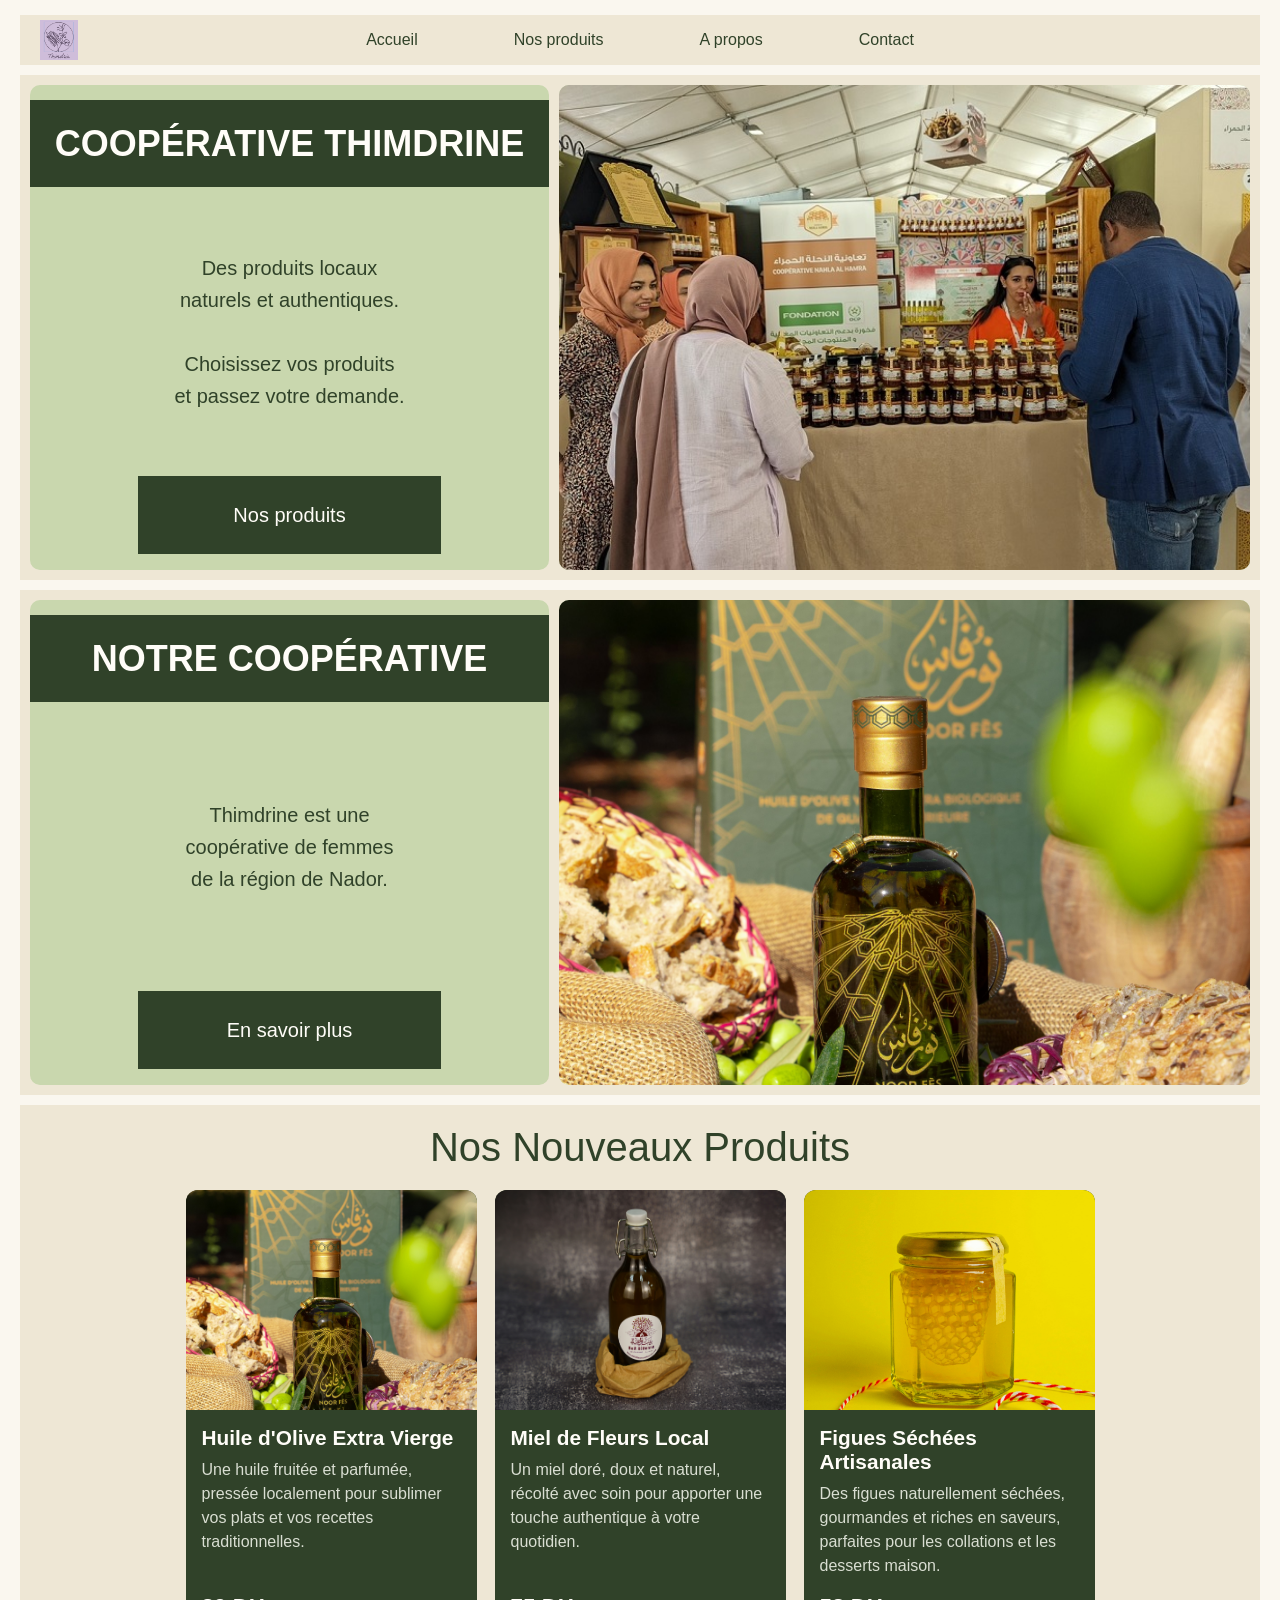
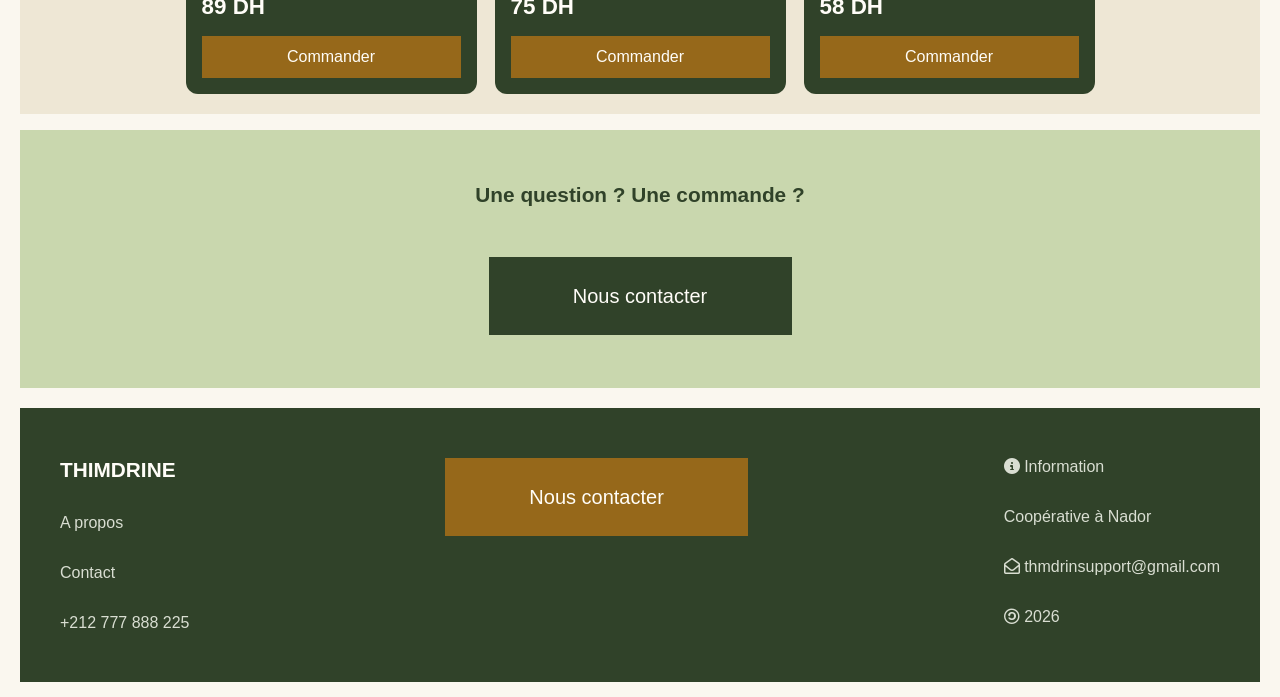
<file: index.html>
<!DOCTYPE html>
<html lang="fr">

<head>
    <meta charset="UTF-8">
    <meta name="viewport" content="width=device-width, initial-scale=1.0">
    <meta name="description" content="Coopérative Thimdrine : produits locaux, naturels et authentiques de la région de Nador.">
    <title>Accueil - Coopérative Thimdrine</title>
    <link rel="stylesheet" href="css/style.css">
    <link rel="stylesheet" href="https://cdnjs.cloudflare.com/ajax/libs/font-awesome/6.7.2/css/all.min.css">
</head>

<body>

    <header>
       
        <nav>
            <ul class="nav-list">
                 <li class="nav-logo">
                    <a href="index.html"><img src="assets/images/lg.png" alt="Thimdrine - Accueil" width="160" height="40"></a>
                </li>
                <li><a href="index.html">Accueil</a></li>
                <li><a href="produits.html">Nos produits</a></li>
                <li><a href="apropos.html">A propos</a></li>
                <li><a href="contact.html">Contact</a></li>
            </ul>
        </nav>
    </header>

    <main>

        <section class="split">
            <div class="panel">
                <h1 class="panel-title">COOPÉRATIVE THIMDRINE</h1>
                <p class="panel-text">
                    Des produits locaux<br>
                    naturels et authentiques.<br><br>
                    Choisissez vos produits<br>
                    et passez votre demande.
                </p>
                <a class="btn" href="produits.html">Nos produits</a>
            </div>
            <div class="split-image">
                <img src="assets/images/cooperative-stand.png" alt="Produits de la coopérative Thimdrine" width="727" height="485">
            </div>
        </section>

        <section class="split">
            <div class="panel">
                <h2 class="panel-title">NOTRE COOPÉRATIVE</h2>
                <p class="panel-text">
                    Thimdrine est une<br>
                    coopérative de femmes<br>
                    de la région de Nador.
                </p>
                <a class="btn" href="apropos.html">En savoir plus</a>
            </div>
            <div class="split-image">
                <img src="assets/images/produits-huile.png" alt="Les femmes de la coopérative Thimdrine" width="727" height="485" loading="lazy">
            </div>
        </section>

        <section class="products">
            <h2 class="section-title">Nos Nouveaux Produits</h2>
            <div class="cards">
                <article class="card">
                    <img class="card-img" src="assets/images/produits-huile.png" alt="Huile d'olive extra vierge" width="291" height="220" loading="lazy">
                    <h3 class="card-title">Huile d'Olive Extra Vierge</h3>
                    <p class="card-text">
                        Une huile fruitée et parfumée, pressée localement pour sublimer
                        vos plats et vos recettes traditionnelles.
                    </p>
                    <p class="card-price">89 DH</p>
                     <a class="card-btn" href="contact.html">Commander</a>

                </article>

                <article class="card">
                    <img class="card-img" src="assets/images/ashish-sam-GRdZAZwV8QU-unsplash.jpg" alt="Miel de fleurs de la région" width="291" height="220" loading="lazy">
                    <h3 class="card-title">Miel de Fleurs Local</h3>
                    <p class="card-text">
                        Un miel doré, doux et naturel, récolté avec soin pour apporter
                        une touche authentique à votre quotidien.
                    </p>
                    <p class="card-price">75 DH</p>
                    <a class="card-btn" href="contact.html">Commander</a>

                </article>

                <article class="card">
                    <img class="card-img" src="assets/images/cristina-pop-tgQr056Qx6g-unsplash.jpg" alt="Figues séchées artisanales" width="291" height="220" loading="lazy">
                    <h3 class="card-title">Figues Séchées Artisanales</h3>
                    <p class="card-text">
                        Des figues naturellement séchées, gourmandes et riches en saveurs,
                        parfaites pour les collations et les desserts maison.
                    </p>
                    <p class="card-price">58 DH</p>
                    <a class="card-btn" href="contact.html">Commander</a>

                </article>
            </div>
        </section>

        <section class="cta">
            <h2 class="cta-title">Une question ? Une commande ?</h2>
            <a class="btn" href="contact.html">Nous contacter</a>
        </section>

    </main>

    <footer class="footer">

        <div class="footer-col">
            <div class="footer-logo">THIMDRINE</div>
            <a href="apropos.html">A propos</a>
            <a href="contact.html">Contact</a>
            <span>+212 777 888 225</span>
        </div>

        <div class="footer-col">
            <a class="btn btn-footer" href="contact.html">Nous contacter</a>
        </div>

        <div class="footer-col">
            <div><i class="fa-solid fa-circle-info"></i> Information</div>
            <div>Coopérative à Nador</div>
            <div><i class="fa-regular fa-envelope-open"></i> thmdrinsupport@gmail.com</div>
            <div><i class="fa-brands fa-creative-commons-sa"></i> 2026</div>
        </div>

    </footer>

</body>

</html>
</file>
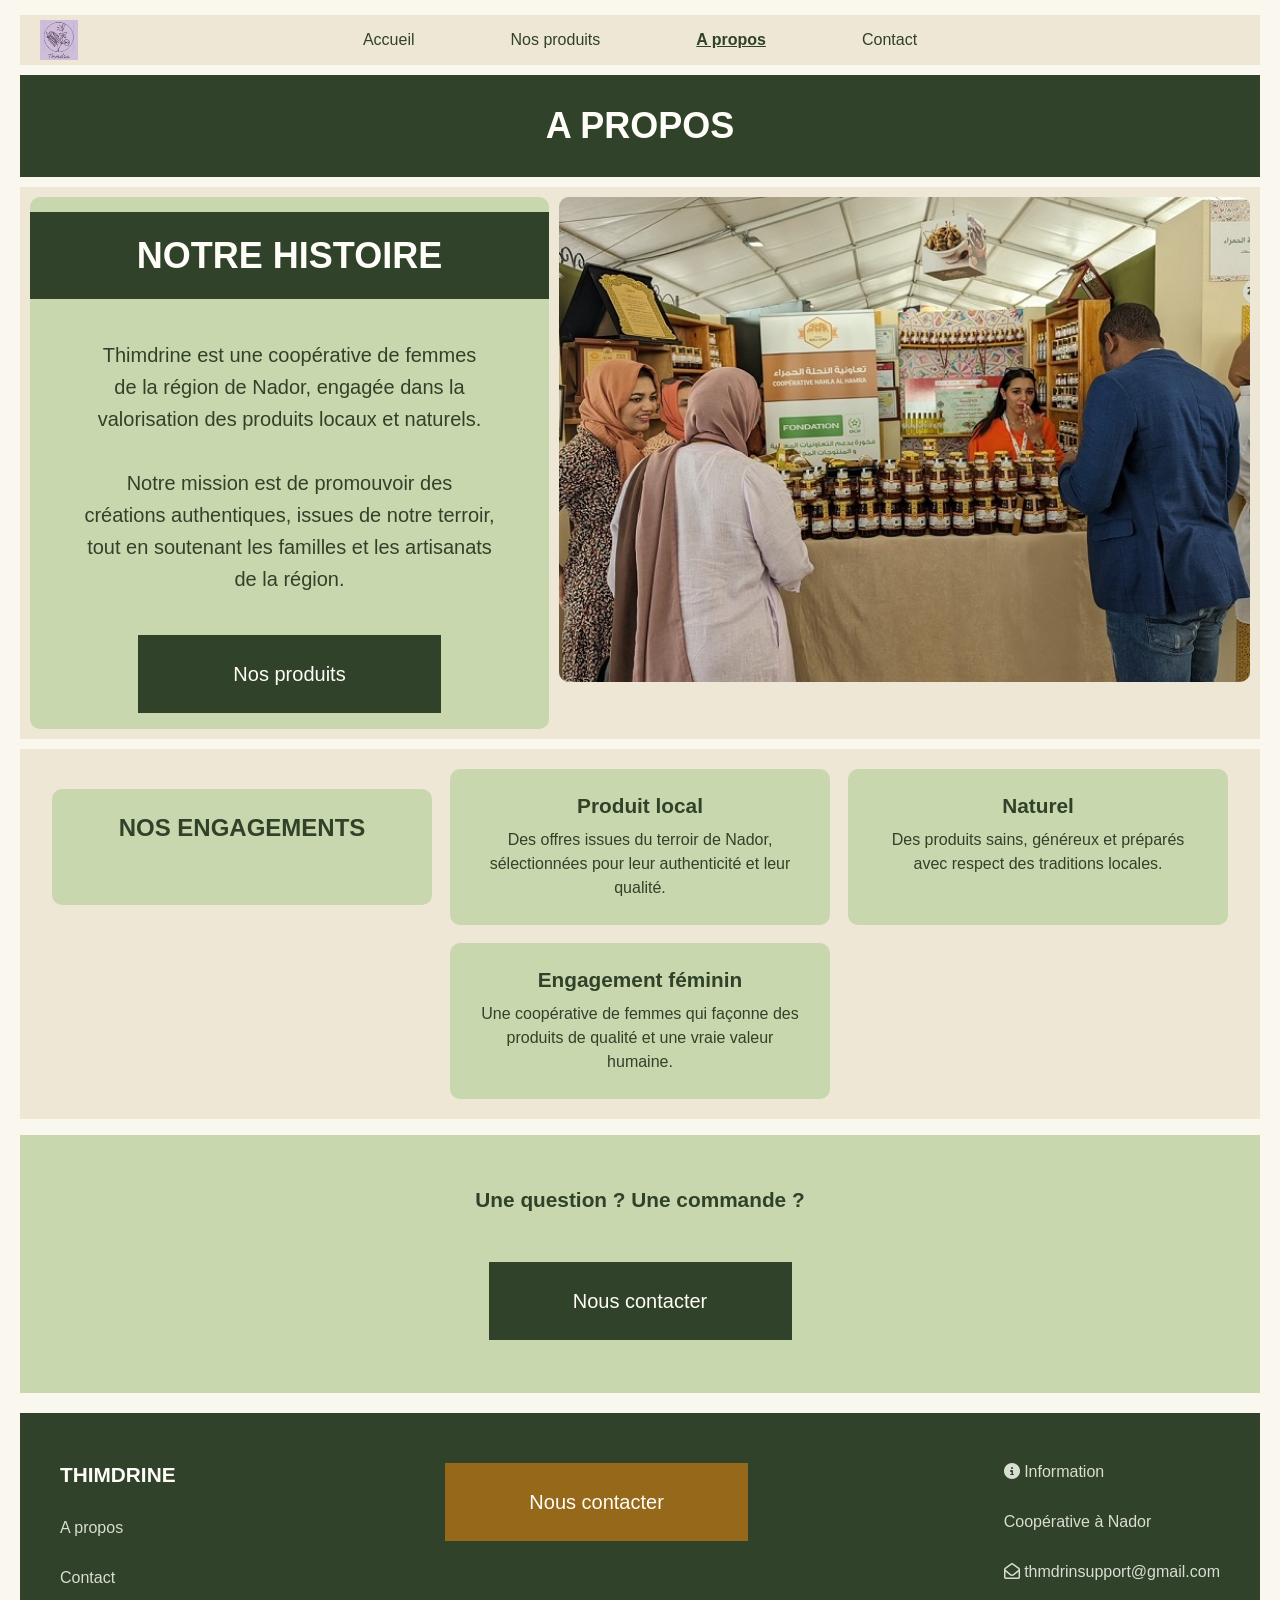
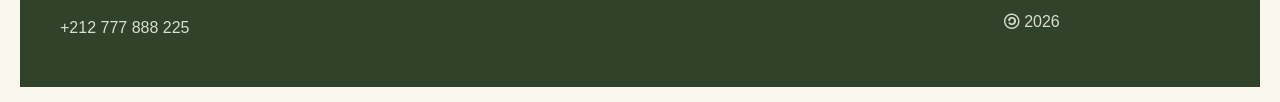
<file: apropos.html>
<!DOCTYPE html>
<html lang="fr">

<head>
    <meta charset="UTF-8">
    <meta name="viewport" content="width=device-width, initial-scale=1.0">
    <meta name="description" content="Thimdrine est une coopérative de femmes de la région de Nador.">
    <title>A propos - Coopérative Thimdrine</title>
    <link rel="stylesheet" href="css/style.css">
    <link rel="stylesheet" href="https://cdnjs.cloudflare.com/ajax/libs/font-awesome/6.7.2/css/all.min.css">
</head>

<body>

    <header>
        <nav>
            <ul class="nav-list">
                <li class="nav-logo">
                    <a href="index.html"><img src="assets/images/lg.png" alt="Thimdrine - Accueil" width="160" height="40"></a>
                </li>
                
                <li><a href="index.html">Accueil</a></li>
                <li><a href="produits.html">Nos produits</a></li>
                <li><a href="apropos.html" class="active" aria-current="page">A propos</a></li>
                <li><a href="contact.html">Contact</a></li>
            </ul>
        </nav>
    </header>

    <main>

        <h1 class="page-title">A PROPOS</h1>
    

        <section class="split">
            <div class="panel">
                <h2 class="panel-title">NOTRE HISTOIRE</h2>
                <p class="panel-text">
                    Thimdrine est une coopérative de femmes<br>
                    de la région de Nador, engagée dans la<br>
                    valorisation des produits locaux et naturels.<br><br>
                    Notre mission est de promouvoir des<br>
                    créations authentiques, issues de notre terroir,<br>
                    tout en soutenant les familles et les artisanats<br>
                    de la région.
                </p>
                <a class="btn" href="produits.html">Nos produits</a>
            </div>
            <div class="split-image">
                <img src="assets/images/cooperative-stand.png" alt="Les femmes de la coopérative Thimdrine" width="727" height="485" loading="lazy">
            </div>
        </section>

        <section class="info-list">
            <h2 class="info-box">NOS ENGAGEMENTS</h2>
            <article class="info-box">
                <h3>Produit local</h3>
                <p>Des offres issues du terroir de Nador, sélectionnées pour leur authenticité et leur qualité.</p>
            </article>
            <article class="info-box">
                <h3>Naturel</h3>
                <p>Des produits sains, généreux et préparés avec respect des traditions locales.</p>
            </article>
            <article class="info-box">
                <h3>Engagement féminin</h3>
                <p>Une coopérative de femmes qui façonne des produits de qualité et une vraie valeur humaine.</p>
            </article>
        </section>

        <section class="cta">
            <h2 class="cta-title">Une question ? Une commande ?</h2>
            <a class="btn" href="contact.html">Nous contacter</a>
        </section>

    </main>

    <footer class="footer">

        <div class="footer-col">
            <div class="footer-logo">THIMDRINE</div>
            <a href="apropos.html">A propos</a>
            <a href="contact.html">Contact</a>
            <span>+212 777 888 225</span>
        </div>

        <div class="footer-col">
            <a class="btn btn-footer" href="contact.html">Nous contacter</a>
        </div>

        <div class="footer-col">
            <div><i class="fa-solid fa-circle-info"></i> Information</div>
            <div>Coopérative à Nador</div>
            <div><i class="fa-regular fa-envelope-open"></i> thmdrinsupport@gmail.com</div>
            <div><i class="fa-brands fa-creative-commons-sa"></i> 2026</div>
        </div>

    </footer>

</body>

</html>
</file>
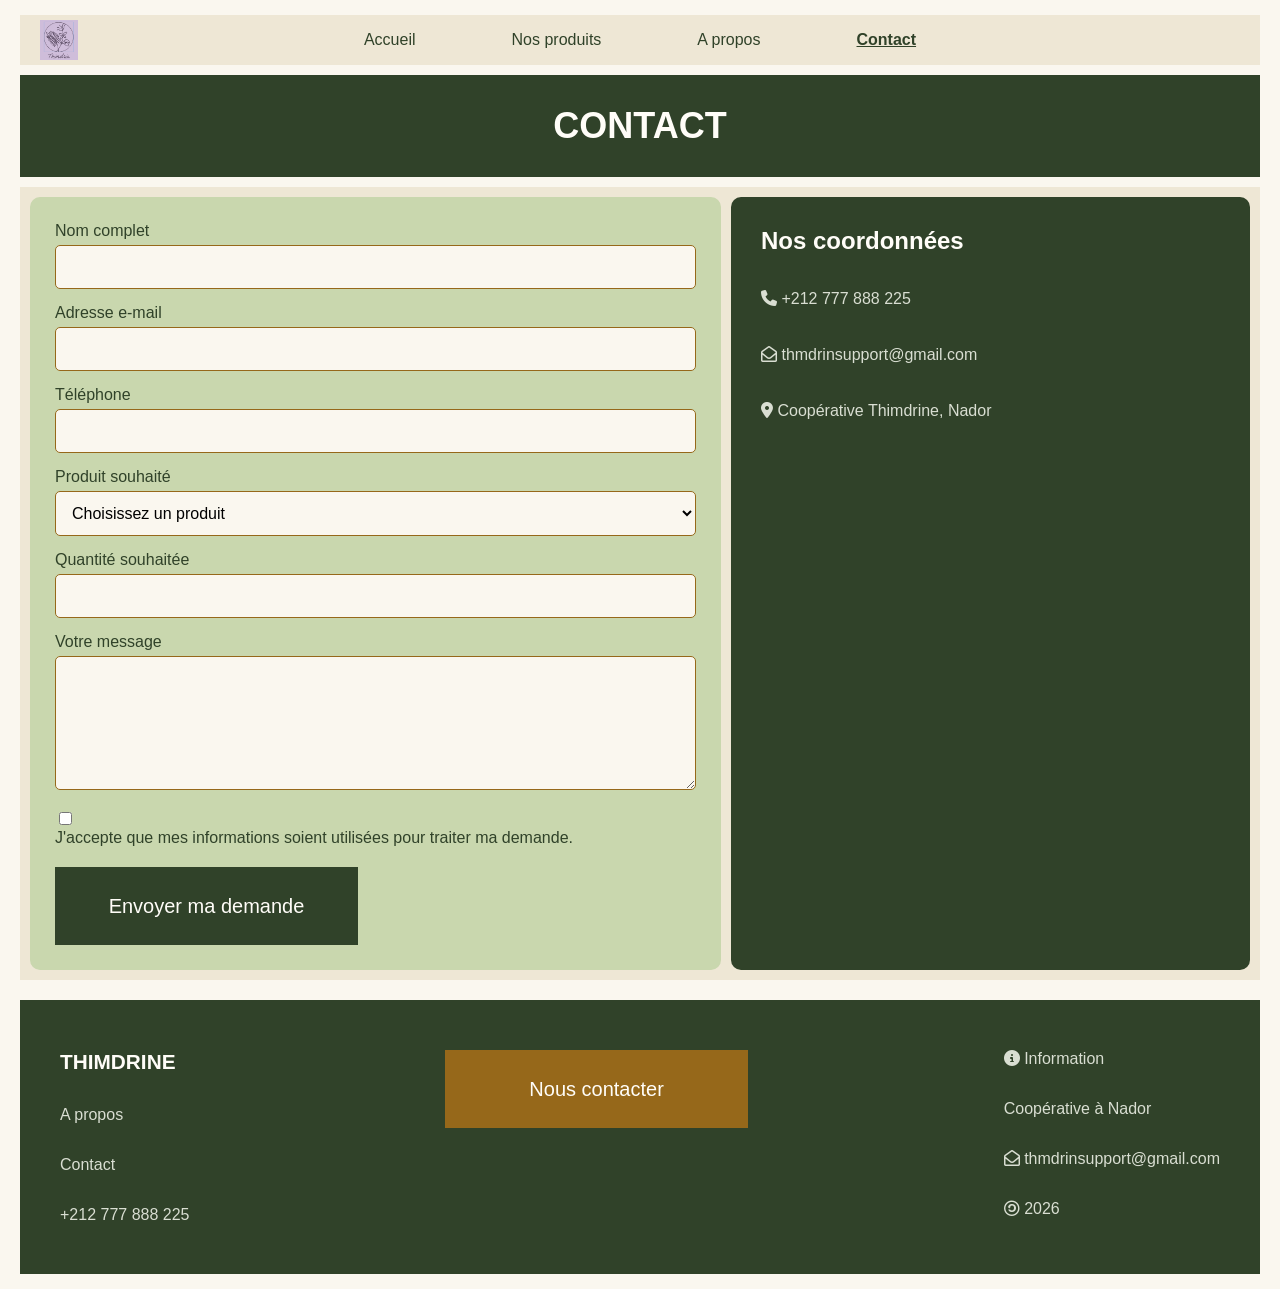
<file: contact.html>
<!DOCTYPE html>
<html lang="fr">

<head>
    <meta charset="UTF-8">
    <meta name="viewport" content="width=device-width, initial-scale=1.0">
    <meta name="description" content="Contactez la coopérative Thimdrine pour une question ou une commande.">
    <title>Contact - Coopérative Thimdrine</title>
    <link rel="stylesheet" href="css/style.css">
    <link rel="stylesheet" href="https://cdnjs.cloudflare.com/ajax/libs/font-awesome/6.7.2/css/all.min.css">
</head>

<body>

    <header>
        
        <nav>
            <ul class="nav-list">
                <li class="nav-logo">
                    <a href="index.html"><img src="assets/images/lg.png" alt="Thimdrine - Accueil" width="160" height="40"></a>
                </li>
                
                <li><a href="index.html">Accueil</a></li>
                <li><a href="produits.html">Nos produits</a></li>
                <li><a href="apropos.html">A propos</a></li>
                <li><a href="contact.html" class="active" aria-current="page">Contact</a></li>
            </ul>
        </nav>
    </header>

    <main>

        <h1 class="page-title">CONTACT</h1>

        <section class="contact">

          
<form class="contact-form" action="mailto:thmdrinsupport@gmail.com" method="post" enctype="text/plain">

    <div>
        <label for="nom">Nom complet</label>
        <input
            type="text"
            id="nom"
            name="nom"
            minlength="2"
            maxlength="80"
            required
        >
    </div>

    <div>
        <label for="email">Adresse e-mail</label>
        <input
            type="email"
            id="email"
            name="email"
            autocomplete="email"
            required
        >
    </div>

    <div>
        <label for="telephone">Téléphone</label>
        <input
            type="tel"
            id="telephone"
            name="telephone"
            pattern="(?:0[5-7][0-9]{8}|\+212[5-7][0-9]{8})"
            title="Exemple : 0612345678 ou +212612345678"
            autocomplete="tel"
            required
        >
    </div>

    <div>
        <label for="produit">Produit souhaité</label>
        <select id="produit" name="produit" required>
            <option value="" selected disabled>
                Choisissez un produit
            </option>
            <option value="miel-de-thym">Miel de thym</option>
            <option value="huile-olive">Huile d'olive</option>
            <option value="confiture-figue-barbarie">
                Confiture de figue de barbarie
            </option>
        </select>
    </div>

    <div>
        <label for="quantite">Quantité souhaitée</label>
        <input
            type="number"
            id="quantite"
            name="quantite"
            min="1"
            step="1"
            required
        >
    </div>

    <div>
        <label for="message">Votre message</label>
        <textarea
            id="message"
            name="message"
            rows="6"
            minlength="10"
            maxlength="1000"
            required
        ></textarea>
    </div>

    <div class="consent-field">
        <input
            type="checkbox"
            id="consentement"
            name="consentement"
            value="oui"
            required
        >
        <label for="consentement">
            J'accepte que mes informations soient utilisées
            pour traiter ma demande.
        </label>
    </div>

    <button class="btn" type="submit">Envoyer ma demande</button>

</form>


            <div class="contact-info">
                <h2>Nos coordonnées</h2>
                <p><i class="fa-solid fa-phone"></i> +212 777 888 225</p>
                <p><i class="fa-regular fa-envelope-open"></i> thmdrinsupport@gmail.com</p>
                <p><i class="fa-solid fa-location-dot"></i> Coopérative Thimdrine, Nador</p>
            </div>

        </section>

    </main>

    <footer class="footer">

        <div class="footer-col">
            <div class="footer-logo">THIMDRINE</div>
            <a href="apropos.html">A propos</a>
            <a href="contact.html">Contact</a>
            <span>+212 777 888 225</span>
        </div>

        <div class="footer-col">
            <a class="btn btn-footer" href="contact.html">Nous contacter</a>
        </div>

        <div class="footer-col">
            <div><i class="fa-solid fa-circle-info"></i> Information</div>
            <div>Coopérative à Nador</div>
            <div><i class="fa-regular fa-envelope-open"></i> thmdrinsupport@gmail.com</div>
            <div><i class="fa-brands fa-creative-commons-sa"></i> 2026</div>
        </div>

    </footer>

</body>

</html>
</file>
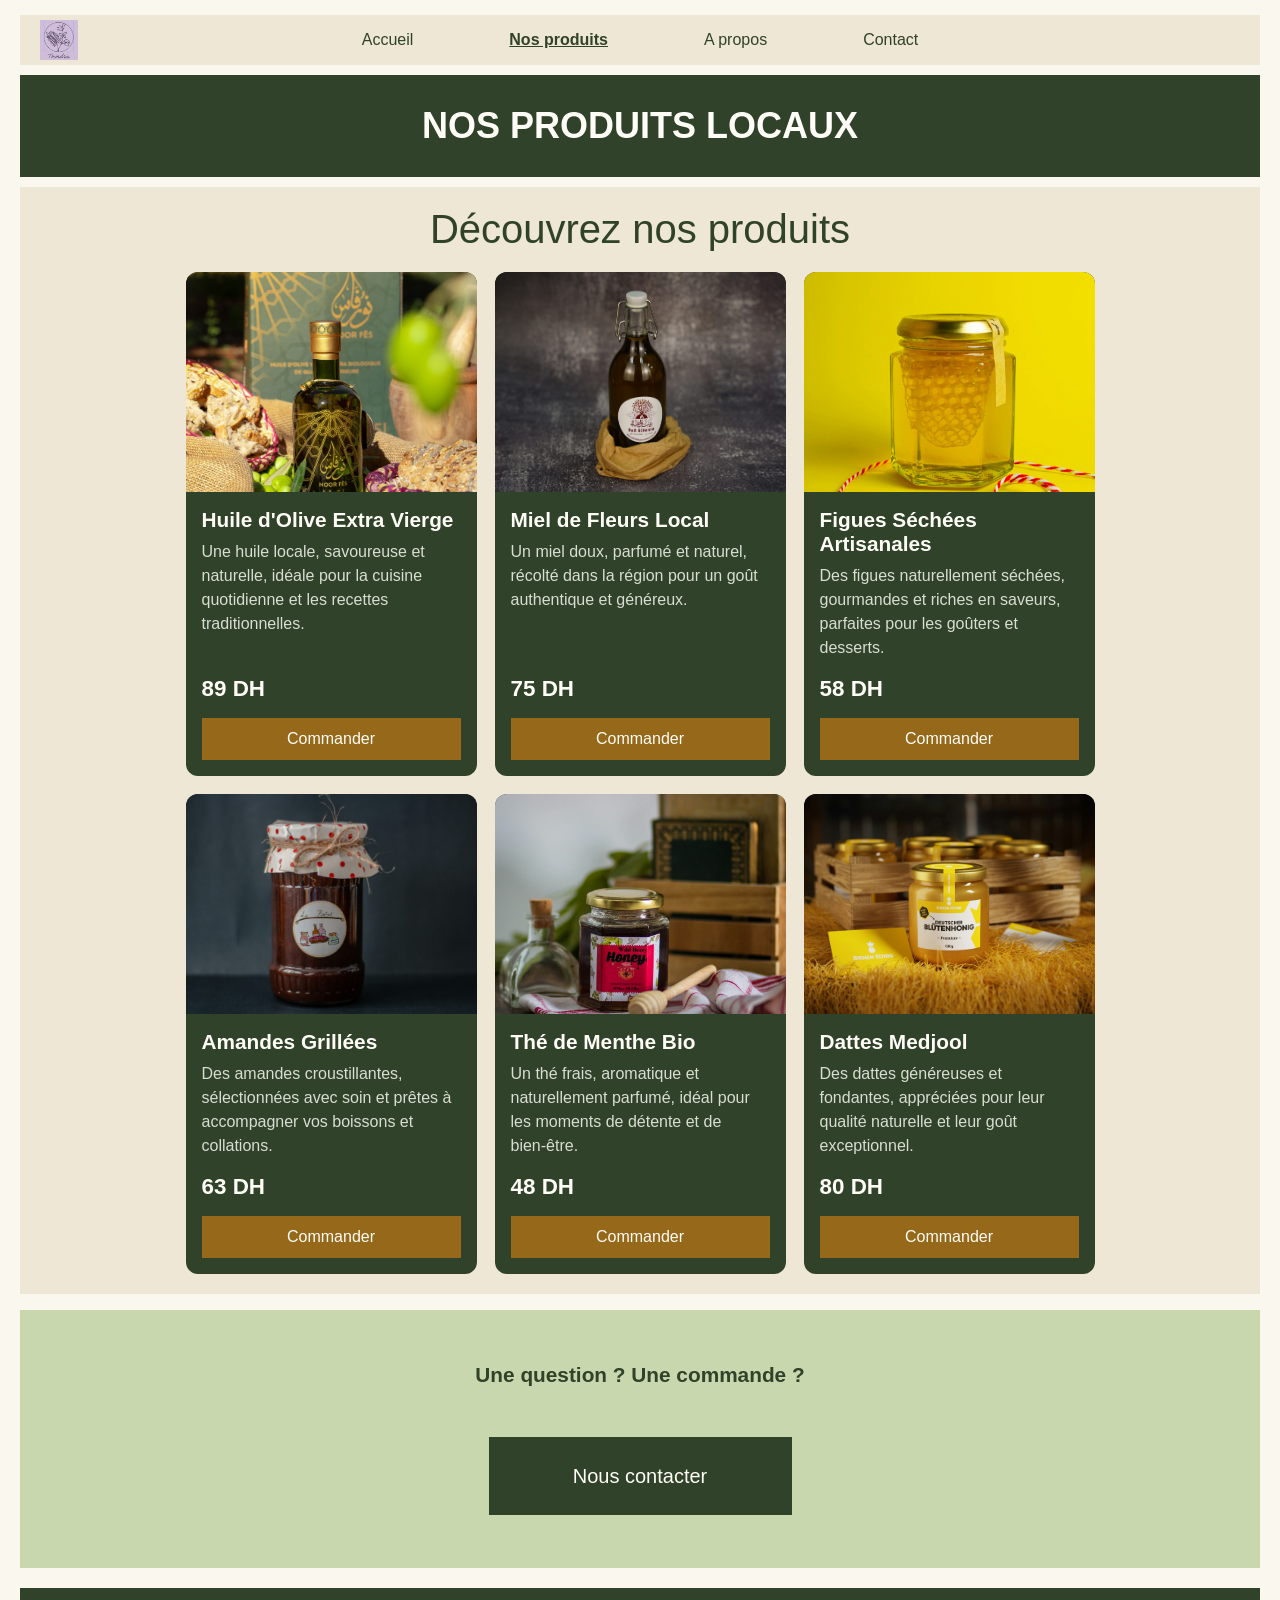
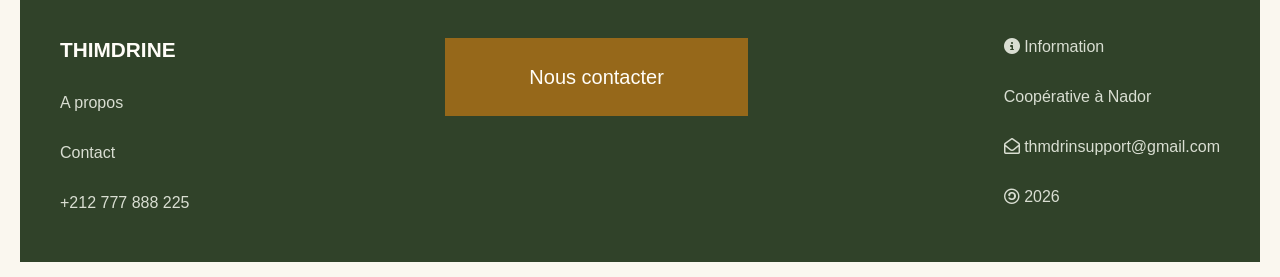
<file: produits.html>
<!DOCTYPE html>
<html lang="fr">

<head>
    <meta charset="UTF-8">
    <meta name="viewport" content="width=device-width, initial-scale=1.0">
    <meta name="description" content="Découvrez les produits locaux, naturels et authentiques de la coopérative Thimdrine.">
    <title>Nos produits - Coopérative Thimdrine</title>
    <link rel="stylesheet" href="css/style.css">
    <link rel="stylesheet" href="https://cdnjs.cloudflare.com/ajax/libs/font-awesome/6.7.2/css/all.min.css">
</head>

<body>

    <header>
        <nav>
             
            <ul class="nav-list">
                <li class="nav-logo">
                    <a href="index.html"><img src="assets/images/lg.png" alt="Thimdrine - Accueil" width="160" height="40"></a>
                </li>
                
                <li><a href="index.html">Accueil</a></li>
                <li><a href="produits.html" class="active" aria-current="page">Nos produits</a></li>
                <li><a href="apropos.html">A propos</a></li>
                <li><a href="contact.html">Contact</a></li>
            </ul>
        </nav>
    </header>

    <main>

    <h1 class="page-title">NOS PRODUITS LOCAUX</h1>
        <section class="products">
            <h2 class="section-title">Découvrez nos produits</h2>
            <div class="cards">
                <article class="card">
                    <img class="card-img" src="assets/images/produits-huile.png" alt="Huile d'olive extra vierge" width="291" height="220" loading="lazy">
                    <h3 class="card-title">Huile d'Olive Extra Vierge</h3>
                    <p class="card-text">Une huile locale, savoureuse et naturelle, idéale pour la cuisine quotidienne et les recettes traditionnelles.</p>
                    <p class="card-price">89 DH</p>
                    <a class="card-btn" href="contact.html">Commander</a>
                </article>

                <article class="card">
                    <img class="card-img" src="assets/images/ashish-sam-GRdZAZwV8QU-unsplash.jpg" alt="Miel de fleurs locales" width="291" height="220" loading="lazy">
                    <h3 class="card-title">Miel de Fleurs Local</h3>
                    <p class="card-text">Un miel doux, parfumé et naturel, récolté dans la région pour un goût authentique et généreux.</p>
                    <p class="card-price">75 DH</p>
                    <a class="card-btn" href="contact.html">Commander</a>
                </article>

                <article class="card">
                    <img class="card-img" src="assets/images/cristina-pop-tgQr056Qx6g-unsplash.jpg" alt="Figues séchées artisanales" width="291" height="220" loading="lazy">
                    <h3 class="card-title">Figues Séchées Artisanales</h3>
                    <p class="card-text">Des figues naturellement séchées, gourmandes et riches en saveurs, parfaites pour les goûters et desserts.</p>
                    <p class="card-price">58 DH</p>
                    <a class="card-btn" href="contact.html">Commander</a>
                </article>

                <article class="card">
                    <img class="card-img" src="assets/images/iulia-buta-w2vfb_VPkgU-unsplash.jpg" alt="Amandes grillées" width="291" height="220" loading="lazy">
                    <h3 class="card-title">Amandes Grillées</h3>
                    <p class="card-text">Des amandes croustillantes, sélectionnées avec soin et prêtes à accompagner vos boissons et collations.</p>
                    <p class="card-price">63 DH</p>
                    <a class="card-btn" href="contact.html">Commander</a>
                </article>

                <article class="card">
                    <img class="card-img" src="assets/images/naina-pahuja-5PyTy8sV_cE-unsplash.jpg" alt="Thé de menthe bio" width="291" height="220" loading="lazy">
                    <h3 class="card-title">Thé de Menthe Bio</h3>
                    <p class="card-text">Un thé frais, aromatique et naturellement parfumé, idéal pour les moments de détente et de bien-être.</p>
                    <p class="card-price">48 DH</p>
                    <a class="card-btn" href="contact.html">Commander</a>
                </article>

                <article class="card">
                    <img class="card-img" src="assets/images/maximilian-muller-DVgDtF_naaE-unsplash.jpg" alt="Dattes Medjool" width="291" height="220" loading="lazy">
                    <h3 class="card-title">Dattes Medjool</h3>
                    <p class="card-text">Des dattes généreuses et fondantes, appréciées pour leur qualité naturelle et leur goût exceptionnel.</p>
                    <p class="card-price">80 DH</p>
                    <a class="card-btn" href="contact.html">Commander</a>
                </article>

                <!-- <article class="card">
                    <img class="card-img" src="assets/images/pexels-alisa-skripina-2147548092-35979465.jpg" alt="Savon d'olive naturel" width="291" height="220" loading="lazy">
                    <h3 class="card-title">Savon d'Olive Naturel</h3>
                    <p class="card-text">Un savon doux et hydratant, élaboré à partir d'ingrédients naturels pour un soin quotidien.</p>
                    <p class="card-price">35 DH</p>
                    <a class="card-btn" href="contact.html">Commander</a>
                </article>

                <article class="card">
                    <img class="card-img" src="assets/images/pexels-lennart-zeising-427069813-15201474.jpg" alt="Épices marocaines" width="291" height="220" loading="lazy">
                    <h3 class="card-title">Épices Marocaines</h3>
                    <p class="card-text">Un mélange généreux d'épices locales, parfait pour relever vos plats avec des arômes traditionnels.</p>
                    <p class="card-price">52 DH</p>
                    <a class="card-btn" href="contact.html">Commander</a>
                </article> -->

            </div>
        </section>

        <section class="cta">
            <h2 class="cta-title">Une question ? Une commande ?</h2>
            <a class="btn" href="contact.html">Nous contacter</a>
        </section>

    </main>

    <footer class="footer">

        <div class="footer-col">
            <div class="footer-logo">THIMDRINE</div>
            <a href="apropos.html">A propos</a>
            <a href="contact.html">Contact</a>
            <span>+212 777 888 225</span>
        </div>

        <div class="footer-col">
            <a class="btn btn-footer" href="contact.html">Nous contacter</a>
        </div>

        <div class="footer-col">
            <div><i class="fa-solid fa-circle-info"></i> Information</div>
            <div>Coopérative à Nador</div>
            <div><i class="fa-regular fa-envelope-open"></i> thmdrinsupport@gmail.com</div>
            <div><i class="fa-brands fa-creative-commons-sa"></i> 2026</div>
        </div>

    </footer>

</body>

</html>
</file>
<file: css/style.css>
:root {
    --gray-100: #FAF7EF;
    --gray-150: #EEE7D5;
    --gray-500: #c9d7ae;
    --gray-600: #96681A;
    --gray-800: #304229;
    --white: #FFFDF8;
    --text-light: #D9DED2;
    --radius: 10px;
}


* {
    box-sizing: border-box;
}

body {
    margin: 0 auto;
    padding: 15px 20px;
    max-width: 1300px;
    font-family: Arial, Helvetica, sans-serif;
    background-color: var(--gray-100);
    color: var(--gray-800);
}


header {
    position: sticky;
    top: 0;

}


img {
    display: block;
    max-width: 100%;
}

a {
    color: inherit;
    text-decoration: none;
}

ul {
    list-style: none;
    margin: 0;
    padding: 0;
}



.nav-list {
    background-color: var(--gray-150);
    min-height: 50px;
    display: flex;
    justify-content: center;
    align-items: center;
    flex-wrap: wrap;
    gap: 1rem 6rem;
    position: relative;

}

.nav-logo {
    position: absolute;
    left: 20px;
    top: 50%;
    transform: translateY(-50%);
}

.nav-logo img {
    height: 40px;
    width: auto;
}


@media (max-width: 1000px) {
    .nav-logo {
        position: static;
        transform: none;
        width: 100%;
        display: flex;
        justify-content: center;
    }
}


.nav-list a.active {
    font-weight: bold;
    text-decoration: underline;
}


.btn {
    display: flex;
    justify-content: center;
    align-items: center;
    width: 303px;
    max-width: 100%;
    height: 78px;
    margin: 0 auto 1rem;
    border: none;
    background-color: var(--gray-800);
    color: var(--white);
    font-size: 20px;
    cursor: pointer;
}

.btn-footer {
    background-color: var(--gray-600);
    margin: 0;
}


.split {
    display: flex;
    flex-wrap: wrap;
    gap: 10px;
    margin-top: 10px;
    padding: 10px;
    background-color: var(--gray-150);
}

.panel {
    display: flex;
    flex-direction: column;
    justify-content: space-between;
    width: 519px;
    max-width: 100%;
    min-height: 485px;
    background-color: var(--gray-500);
    border-radius: var(--radius);
}

.panel-title {
    display: flex;
    justify-content: center;
    align-items: center;
    height: 87px;
    margin: 15px 0 0;
    background-color: var(--gray-800);
    color: var(--white);
    font-size: 36px;
    text-align: center;
}

.panel-text {
    padding: 20px;
    font-size: 20px;
    line-height: 1.6;
    text-align: center;
}

.split-image {
    flex: 1;
    min-width: 300px;
    height: 485px;
    background-color: var(--gray-500);
    border-radius: var(--radius);
}

.split-image img {
    width: 100%;
    height: 100%;
    object-fit: cover;
    border-radius: var(--radius);
}


.products {
    margin-top: 10px;
    padding: 20px;
    background-color: var(--gray-150);
}

.section-title {
    margin: 0 0 20px;
    font-size: 40px;
    font-weight: normal;
    text-align: center;
}

.cards {
    display: flex;
    flex-wrap: wrap;
    justify-content: center;
    gap: 18px;
}

.card {
    width: 291px;
    max-width: 100%;
    background-color: var(--gray-800);
    color: var(--white);
    border-radius: 12px;
    overflow: hidden;
    display: flex;
    flex-direction: column;
}

.card-img {
    width: 100%;
    height: 220px;
    object-fit: cover;
}

.card-title {
    margin: 0;
    padding: 1rem 1rem 0.5rem;
    font-size: 1.3rem;
}

.card-text {
    margin: 0;
    padding: 0 1rem;
    color: var(--text-light);
    line-height: 1.5;
    flex: 1;
}

.card-price {
    margin: 0;
    padding: 1rem;
    font-size: 1.4rem;
    font-weight: bold;
}


.cta {
    display: flex;
    flex-direction: column;
    justify-content: center;
    align-items: center;
    gap: 50px;
    min-height: 258px;
    margin-top: 16px;
    padding: 20px;
    background-color: var(--gray-500);
}

.cta-title {
    margin: 0;
    font-size: 1.3rem;
    text-align: center;
}

.cta .btn {
    margin: 0;
}


.footer {
    display: flex;
    flex-wrap: wrap;
    justify-content: space-between;
    gap: 2rem;
    margin-top: 20px;
    padding: 50px 40px;
    background-color: var(--gray-800);
    color: var(--text-light);
}

.footer-col {
    display: flex;
    flex-direction: column;
    gap: 2rem;
}

.footer-logo {
    font-size: 1.3rem;
    font-weight: bold;
    color: var(--white);
}


.page-title {
    margin: 10px 0 0;
    padding: 30px 20px;
    background-color: var(--gray-800);
    color: var(--white);
    font-size: 36px;
    text-align: center;
}

.card-btn {
    display: block;
    margin: 0 1rem 1rem;
    padding: 12px;
    background-color: var(--gray-600);
    color: var(--white);
    text-align: center;
}


.info-list {
    display: flex;
    flex-wrap: wrap;
    justify-content: center;
    gap: 18px;
    margin-top: 10px;
    padding: 20px;
    background-color: var(--gray-150);
}

.info-box {
    width: 380px;
    max-width: 100%;
    padding: 25px;
    background-color: var(--gray-500);
    border-radius: var(--radius);
    text-align: center;
}

.info-box h3 {
    margin: 0 0 10px;
    font-size: 1.3rem;
}

.info-box p {
    margin: 0;
    line-height: 1.5;
}


.contact {
    display: flex;
    flex-wrap: wrap;
    gap: 10px;
    margin-top: 10px;
    padding: 10px;
    background-color: var(--gray-150);
}

.contact-form {
    flex: 1;
    min-width: 300px;
    display: flex;
    flex-direction: column;
    gap: 15px;
    padding: 25px;
    background-color: var(--gray-500);
    border-radius: var(--radius);
}

.contact-form label {
    display: block;
    margin-bottom: 5px;
}


.contact-form input:not([type="checkbox"]),
.contact-form select,
.contact-form textarea {
    width: 100%;
    padding: 12px;
    border: 1px solid var(--gray-600);
    border-radius: 5px;
    background-color: var(--gray-100);
    font-family: inherit;
    font-size: 16px;
}


.contact-form .btn {
    margin: 0;
}

.contact-info {
    width: 519px;
    max-width: 100%;
    display: flex;
    flex-direction: column;
    gap: 2rem;
    padding: 30px;
    background-color: var(--gray-800);
    color: var(--white);
    border-radius: var(--radius);
}

.contact-info h2 {
    margin: 0;
    font-size: 1.5rem;
}

.contact-info p {
    margin: 0;
    color: var(--text-light);
    line-height: 1.5;
}

@media (max-width: 700px) {
    .nav-list {
        gap: 0.5rem 1.5rem;
        padding: 10px;
    }

    .panel-title {
        font-size: 24px;
    }

    .split-image {
        height: 300px;
    }

    .page-title {
        font-size: 26px;
    }

    .footer {
        padding: 30px 20px;
    }
}
</file>
